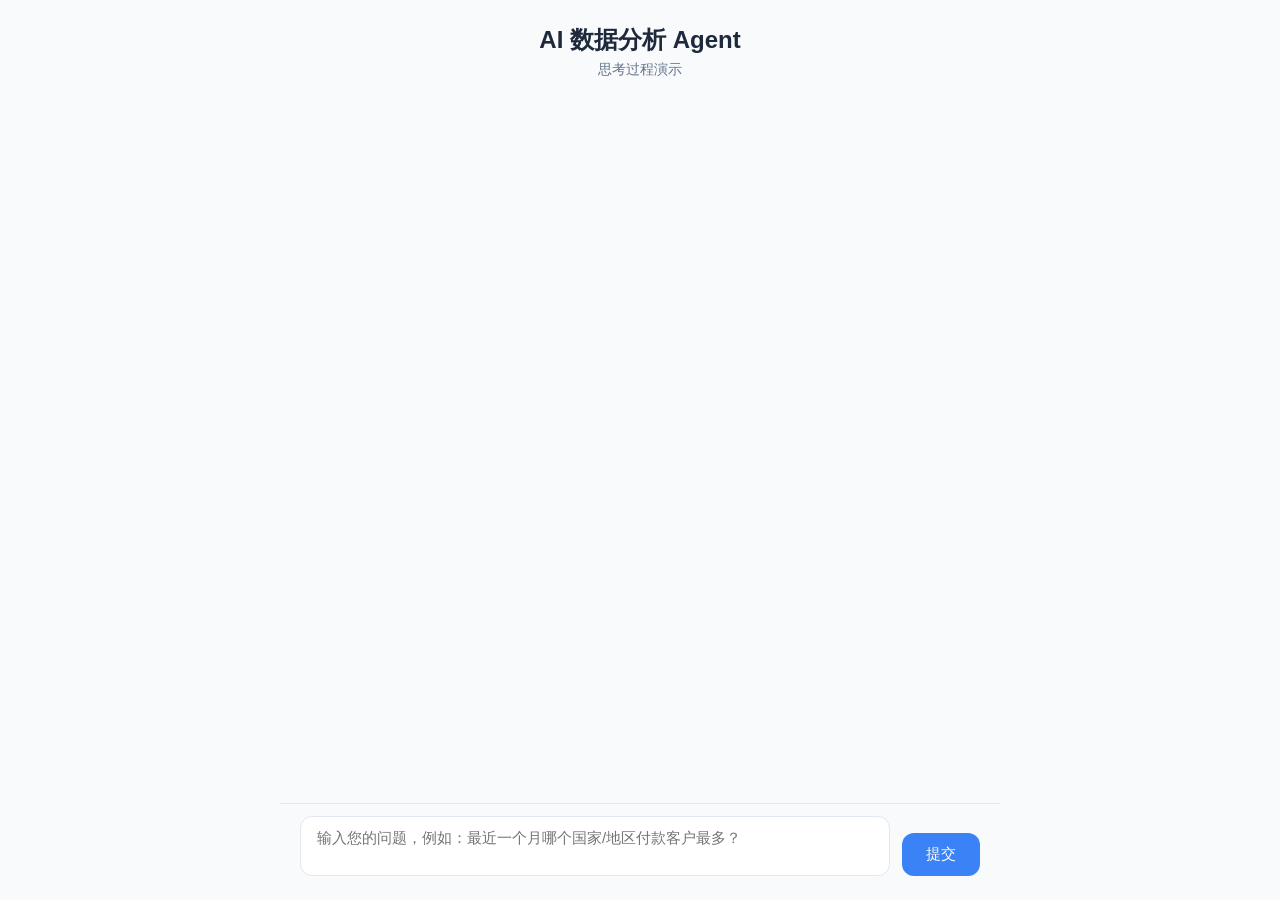
<file: ai-agent-analysis/index.html>
<!DOCTYPE html>
<html lang="zh-CN">
<head>
  <meta charset="UTF-8" />
  <meta name="viewport" content="width=device-width, initial-scale=1.0" />
  <title>AI 数据分析 Agent · 思考过程演示</title>
  <link rel="stylesheet" href="styles.css" />
</head>
<body>
  <div id="app">
    <header class="header">
      <h1 class="title">AI 数据分析 Agent</h1>
      <p class="subtitle">思考过程演示</p>
    </header>

    <main class="chat-container">
      <div id="messages" class="messages">
        <!-- 用户消息与 Agent 回复将在此渲染 -->
      </div>

      <div class="input-area">
        <textarea
          id="questionInput"
          class="input"
          placeholder="输入您的问题，例如：最近一个月哪个国家/地区付款客户最多？"
          rows="2"
        ></textarea>
        <button id="submitBtn" class="submit-btn" type="button">提交</button>
      </div>
    </main>
  </div>

  <script src="app.js"></script>
</body>
</html>
</file>
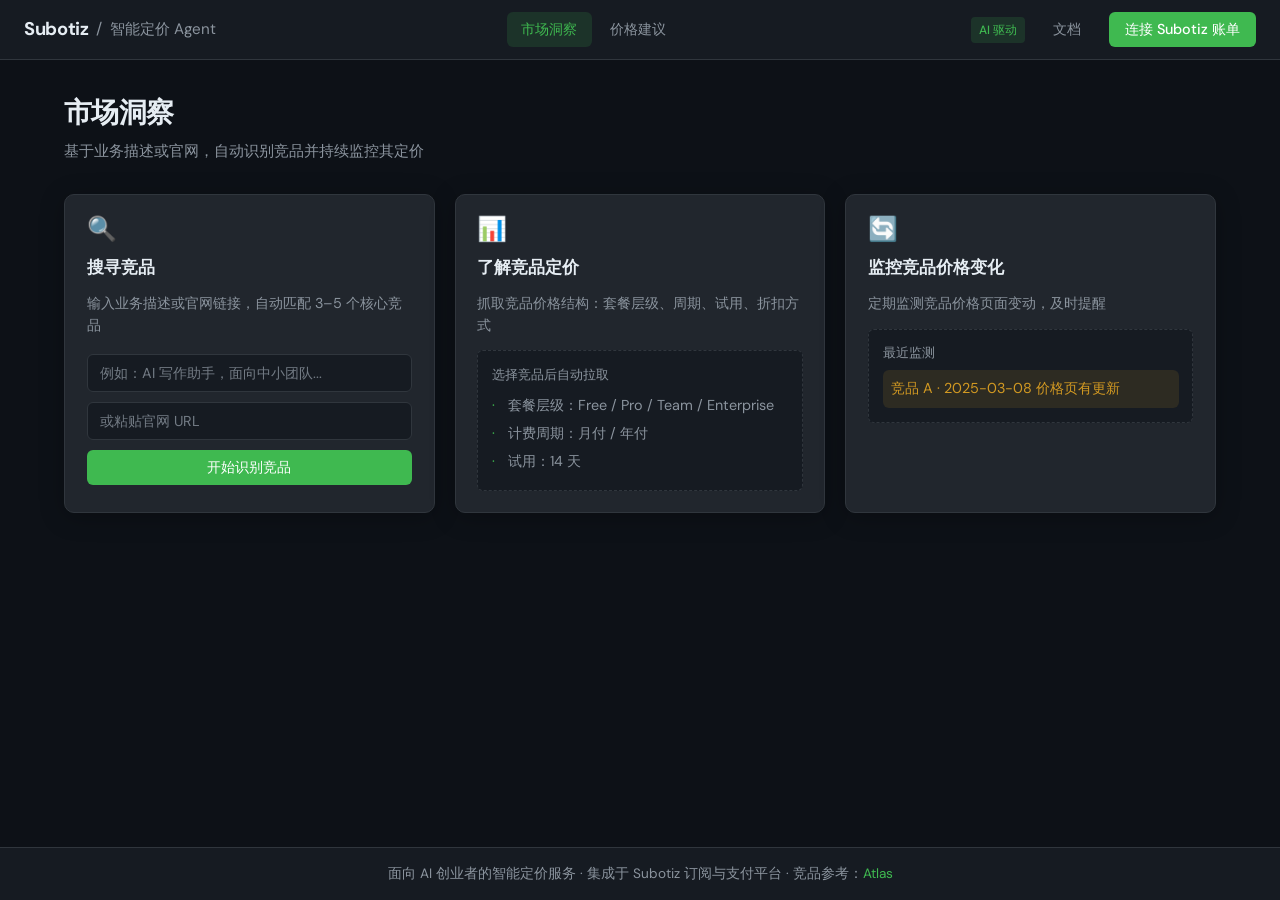
<file: pricing-agent-demo/index.html>
<!DOCTYPE html>
<html lang="zh-CN">
<head>
  <meta charset="UTF-8" />
  <meta name="viewport" content="width=device-width, initial-scale=1.0" />
  <title>智能定价 Agent | Subotiz</title>
  <link rel="preconnect" href="https://fonts.googleapis.com" />
  <link rel="preconnect" href="https://fonts.gstatic.com" crossorigin />
  <link href="https://fonts.googleapis.com/css2?family=DM+Sans:ital,opsz,wght@0,9..40,400;0,9..40,500;0,9..40,600;0,9..40,700&family=JetBrains+Mono:wght@400;500&display=swap" rel="stylesheet" />
  <link rel="stylesheet" href="styles.css" />
</head>
<body>
  <div class="app">
    <!-- 顶栏：Subotiz 平台 + 智能定价 -->
    <header class="header">
      <div class="header-left">
        <a href="#" class="logo">Subotiz</a>
        <span class="divider">/</span>
        <span class="product-name">智能定价 Agent</span>
      </div>
      <nav class="nav-tabs">
        <button class="tab active" data-tab="market">市场洞察</button>
        <button class="tab" data-tab="suggest">价格建议</button>
      </nav>
      <div class="header-right">
        <span class="badge">AI 驱动</span>
        <button class="btn btn-ghost">文档</button>
        <button class="btn btn-primary">连接 Subotiz 账单</button>
      </div>
    </header>

    <main class="main">
      <!-- 市场洞察 -->
      <section id="panel-market" class="panel active">
        <div class="panel-header">
          <h1>市场洞察</h1>
          <p>基于业务描述或官网，自动识别竞品并持续监控其定价</p>
        </div>
        <div class="cards-grid">
          <div class="card">
            <div class="card-icon">🔍</div>
            <h3>搜寻竞品</h3>
            <p>输入业务描述或官网链接，自动匹配 3–5 个核心竞品</p>
            <div class="card-form">
              <input type="text" placeholder="例如：AI 写作助手，面向中小团队..." class="input" />
              <input type="url" placeholder="或粘贴官网 URL" class="input" />
              <button class="btn btn-primary btn-block">开始识别竞品</button>
            </div>
          </div>
          <div class="card">
            <div class="card-icon">📊</div>
            <h3>了解竞品定价</h3>
            <p>抓取竞品价格结构：套餐层级、周期、试用、折扣方式</p>
            <div class="card-placeholder">
              <span class="hint">选择竞品后自动拉取</span>
              <ul class="mock-list">
                <li>套餐层级：Free / Pro / Team / Enterprise</li>
                <li>计费周期：月付 / 年付</li>
                <li>试用：14 天</li>
              </ul>
            </div>
          </div>
          <div class="card">
            <div class="card-icon">🔄</div>
            <h3>监控竞品价格变化</h3>
            <p>定期监测竞品价格页面变动，及时提醒</p>
            <div class="card-placeholder">
              <span class="hint">最近监测</span>
              <div class="mock-alert">竞品 A · 2025-03-08 价格页有更新</div>
            </div>
          </div>
        </div>
      </section>

      <!-- 价格建议：含推荐结果 → 定价逻辑解释 → 确认应用 → 快速配置 -->
      <section id="panel-suggest" class="panel">
        <div class="panel-header">
          <h1>价格建议</h1>
          <p>冷启动、存量优化或综合定价，生成方案后可查看专业定价逻辑解释，确认后一键配置到 Subotiz</p>
        </div>

        <!-- 第一步：获取建议的入口（AI 推荐 or 商户导入） -->
        <div class="section-label">获取定价方案</div>
        <div class="cards-grid">
          <div class="card card-wide">
            <div class="card-icon">🚀</div>
            <h3>冷启动定价建议</h3>
            <p>结合竞品价格区间、目标市场、产品定位生成定价区间建议</p>
            <div class="card-form">
              <label>目标市场</label>
              <select class="input"><option>全球 / 北美 / 中国...</option></select>
              <label>产品定位</label>
              <input type="text" placeholder="例如：高端 / 性价比 / 开发者工具" class="input" />
              <button class="btn btn-primary js-generate">生成冷启动建议</button>
            </div>
          </div>
          <div class="card card-wide">
            <div class="card-icon">📈</div>
            <h3>存量优化建议</h3>
            <p>基于现有定价与交易数据给出优化建议</p>
            <div class="card-placeholder">
              <span class="hint">已连接 Subotiz 账单后可分析 MRR、转化率、流失</span>
              <button class="btn btn-ghost" disabled>需先连接数据源</button>
            </div>
          </div>
          <div class="card card-full">
            <div class="card-icon">🎯</div>
            <h3>综合定价建议</h3>
            <p>结合竞品定价、业务说明、现有定价和数据（可能为空）生成结构化定价方案；也支持商户直接导入已有定价配置</p>
            <div class="card-form row">
              <div class="form-group">
                <label>业务说明</label>
                <textarea class="input" rows="2" placeholder="简要描述产品与目标客户..."></textarea>
              </div>
              <div class="form-group">
                <label>现有定价（可选）</label>
                <input type="text" class="input" placeholder="当前套餐与价格" />
              </div>
              <button class="btn btn-primary btn-lg js-generate">生成综合定价方案</button>
            </div>
          </div>
        </div>

        <!-- 第二步：推荐结果 + 定价逻辑解释（AI 给出建议后才展示） -->
        <div id="recommendation-block" class="recommendation-block" hidden>
          <div class="section-label">推荐方案与定价逻辑说明</div>
          <div class="card card-full recommendation-card">
            <h3 class="recommendation-title">当前定价方案</h3>
            <div class="mock-result">
              <pre>{
  "tiers": ["Starter", "Pro", "Enterprise"],
  "priceRange": { "min": 19, "max": 299 },
  "billingCycle": ["monthly", "annual"],
  "recommendations": ["建议年付折扣 20%", "Pro 档建议锚定 $49/月"]
}</pre>
            </div>
            <div class="logic-explanation">
              <h4>💡 定价逻辑解释</h4>
              <p>对推荐价格的可解释说明，便于您理解与决策：</p>
              <blockquote>
                建议 Starter $19/月：竞品 X、Y 同档位为 $15–22，您的功能更完整，取中上区间利于后续升级路径。Pro $49/月 与竞品中位一致，便于转化；Enterprise 建议采用定制报价 + 用量封顶，兼顾大客户与可预测收入。
              </blockquote>
            </div>
            <details class="knowledge-details">
              <summary>📚 定价知识库：模型与最佳实践</summary>
              <ul class="knowledge-list">
                <li><strong>用量计费</strong>：适合 API、算力类产品，需明确单位与阶梯</li>
                <li><strong>席位制</strong>：适合协作与 B2B SaaS，便于扩张收入</li>
                <li><strong>积分/额度</strong>：适合多 SKU 或消耗型 AI 能力</li>
                <li><strong>混合模式</strong>：基础费 + 用量，平衡可预测性与弹性</li>
              </ul>
            </details>
            <div class="apply-actions">
              <button type="button" class="btn btn-primary btn-lg js-apply">应用该方案并配置定价</button>
            </div>
          </div>
        </div>

        <!-- 第三步：快速配置（用户确认「应用」后才展示） -->
        <div id="quick-config-block" class="quick-config-block" hidden>
          <div class="section-label">快速配置</div>
          <p class="section-desc">将已确认的定价方案同步为 Subotiz 商品与价格实体</p>
          <div class="cards-grid">
            <div class="card card-wide">
              <div class="card-icon">⚡</div>
              <h3>一键创建定价</h3>
              <p>将方案转化为系统内商品实体（product）与价格实体（price）</p>
              <div class="card-form">
                <label>当前待同步方案</label>
                <input type="text" class="input" readonly value="综合定价方案 · 2025-03-10" />
                <button class="btn btn-primary">同步到 Subotiz</button>
              </div>
            </div>
            <div class="card">
              <div class="card-icon">📋</div>
              <h3>价格表配置</h3>
              <p>自动生成价格表结构（展示页/API 用）</p>
              <button class="btn btn-ghost">生成价格表模板</button>
            </div>
          </div>
        </div>
      </section>
    </main>

    <!-- 页脚：竞品对比提示 -->
    <footer class="footer">
      <p>
        面向 AI 创业者的智能定价服务 · 集成于 Subotiz 订阅与支付平台 ·
        竞品参考：<a href="https://www.runonatlas.com" target="_blank" rel="noopener">Atlas</a>
      </p>
    </footer>
  </div>
  <script src="app.js"></script>
</body>
</html>
</file>
<file: ai-agent-analysis/styles.css>
/* AI 数据分析 Agent - 思考过程演示 */
:root {
  --bg: #f8fafc;
  --card-bg: #fff;
  --border: #e2e8f0;
  --text: #1e293b;
  --text-muted: #64748b;
  --text-light: #94a3b8;
  --primary: #3b82f6;
  --primary-hover: #2563eb;
  --radius: 12px;
  --shadow: 0 1px 3px rgba(0,0,0,.06);
  --user-msg-bg: #eff6ff;
  --agent-msg-bg: #f1f5f9;
  /* 思考过程区域 - 参照图：深色块、绿色完成、紫蓝进行中 */
  --thinking-bg: #2d3239;
  --thinking-done: #10b981;
  --thinking-active: #8b5cf6;
}

* { box-sizing: border-box; }
body { margin: 0; font-family: -apple-system, BlinkMacSystemFont, 'Segoe UI', 'PingFang SC', 'Microsoft YaHei', sans-serif; background: var(--bg); color: var(--text); min-height: 100vh; }

#app {
  max-width: 720px;
  margin: 0 auto;
  padding: 24px 20px 0;
  padding-bottom: 100px;
  min-height: 100vh;
  display: flex;
  flex-direction: column;
}

.header {
  margin-bottom: 24px;
  text-align: center;
}
.title { margin: 0 0 4px; font-size: 1.5rem; font-weight: 600; color: var(--text); }
.subtitle { margin: 0; font-size: 0.9rem; color: var(--text-muted); }

.chat-container {
  flex: 1;
  display: flex;
  flex-direction: column;
  min-height: 0;
}

.messages {
  flex: 1;
  overflow-y: auto;
  padding-bottom: 16px;
}

.msg {
  margin-bottom: 20px;
}
.msg-user .msg-bubble { background: var(--user-msg-bg); margin-left: 48px; margin-right: 0; }
.msg-agent .msg-bubble { background: var(--agent-msg-bg); margin-right: 48px; margin-left: 0; }
.msg-bubble {
  padding: 14px 18px;
  border-radius: var(--radius);
  font-size: 15px;
  line-height: 1.55;
  box-shadow: var(--shadow);
}

/* 输入区 - 吸底 */
.input-area {
  position: fixed;
  bottom: 0;
  left: 50%;
  transform: translateX(-50%);
  width: 100%;
  max-width: 720px;
  display: flex;
  gap: 12px;
  align-items: flex-end;
  padding: 12px 20px 24px;
  border-top: 1px solid var(--border);
  background: var(--bg);
}
.input {
  flex: 1;
  padding: 12px 16px;
  border: 1px solid var(--border);
  border-radius: var(--radius);
  font-size: 15px;
  font-family: inherit;
  resize: none;
  min-height: 48px;
  max-height: 120px;
}
.input:focus {
  outline: none;
  border-color: var(--primary);
  box-shadow: 0 0 0 2px rgba(59, 130, 246, 0.15);
}
.submit-btn {
  padding: 12px 24px;
  background: var(--primary);
  color: #fff;
  border: none;
  border-radius: var(--radius);
  font-size: 15px;
  font-weight: 500;
  cursor: pointer;
  white-space: nowrap;
}
.submit-btn:hover { background: var(--primary-hover); }
.submit-btn:disabled { opacity: 0.6; cursor: not-allowed; }

/* Loading 思考中 / 正在思考 - 最弱文案 + 紫点 */
.thinking-header {
  display: flex;
  align-items: center;
  gap: 10px;
  margin-bottom: 12px;
}
.thinking-header.completed .thinking-spinner { display: none; }
.thinking-label-wrap {
  display: inline-flex;
  align-items: center;
  gap: 6px;
  cursor: pointer;
  padding: 2px 4px;
  margin: -2px -4px;
  border-radius: 6px;
}
.thinking-header.completed .thinking-label-wrap:hover {
  background: rgba(0,0,0,.06);
}
.thinking-header .thinking-label {
  font-size: 14px;
  color: #6b7280;
  font-weight: 500;
}
.thinking-header.completed .thinking-label {
  color: #9ca3af;
  font-weight: 500;
}
.thinking-spinner {
  width: 10px;
  height: 10px;
  border: none;
  border-radius: 50%;
  background: var(--thinking-active);
  animation: pulse-dot 1.2s ease-in-out infinite;
}
@keyframes pulse-dot {
  0%, 100% { opacity: 0.6; transform: scale(1); }
  50% { opacity: 1; transform: scale(1.1); }
}
@keyframes spin { to { transform: rotate(360deg); } }

.toggle-thinking {
  background: none;
  border: none;
  color: #b0b8c4;
  cursor: pointer;
  display: inline-flex;
  align-items: center;
  justify-content: center;
  padding: 2px 4px;
  border-radius: 6px;
}
.toggle-thinking:hover { color: #94a3b8; background: rgba(0,0,0,.04); }
.toggle-thinking .icon { display: inline-flex; align-items: center; justify-content: center; transition: transform 0.2s; }
.toggle-thinking .icon-chevron svg { display: block; }
.toggle-thinking.collapsed .icon { transform: rotate(-90deg); }

/* 思考过程区域 - 深色块、绿线绿圈、紫蓝进行中 */
.thinking-body {
  margin-top: 10px;
  padding: 14px 16px;
  background: var(--thinking-bg);
  border-radius: 10px;
}
.thinking-body.collapsed { display: none; }

.thinking-node {
  position: relative;
  margin-bottom: 16px;
  transition: opacity 0.3s;
}
.thinking-node:last-child { margin-bottom: 0; }
.thinking-node.done { opacity: 1; }
/* 圆圈与说明之间的竖线（绿色，紧挨圆圈下方） */
.thinking-node.done::before {
  content: '';
  position: absolute;
  left: 6px;
  top: 15px;
  width: 2px;
  height: 5px;
  background: var(--thinking-done);
}
/* 两节点之间的竖线（绿色，在间距中） */
.thinking-node.done:not(:last-child)::after {
  content: '';
  position: absolute;
  left: 6px;
  top: 100%;
  width: 2px;
  height: 16px;
  background: var(--thinking-done);
}
.thinking-node-title-row {
  display: flex;
  align-items: center;
  gap: 8px;
  margin-bottom: 6px;
}
.thinking-node-icon {
  width: 14px;
  height: 14px;
  flex-shrink: 0;
  display: inline-flex;
  align-items: center;
  justify-content: center;
}
.thinking-node.done .thinking-node-icon {
  border-radius: 50%;
  background: var(--thinking-done);
  box-shadow: none;
}
.thinking-node-spinner {
  width: 14px;
  height: 14px;
  border: 1.5px solid rgba(139, 92, 246, 0.35);
  border-top-color: var(--thinking-active);
  border-radius: 50%;
  animation: spin 1.5s linear infinite;
}
.thinking-node-check {
  width: 14px;
  height: 14px;
  align-items: center;
  justify-content: center;
  color: #fff;
}
.thinking-node-check svg { display: block; }
.thinking-node.done .thinking-node-spinner { display: none !important; }
.thinking-node-title {
  font-size: 13px;
  font-weight: 500;
  color: #9ca3af;
}
/* 完成节点：标题亮绿加粗 */
.thinking-node.done .thinking-node-title {
  font-size: 13px;
  font-weight: 600;
  color: var(--thinking-done);
}
/* 进行中节点：标题紫蓝 */
.thinking-node.active .thinking-node-title {
  font-size: 13px;
  font-weight: 500;
  color: var(--thinking-active);
}
/* 说明：深色圆角框 + 灰色文案 + 左侧绿线 */
.thinking-node-summary {
  font-size: 12px;
  font-weight: 400;
  color: #9ca3af;
  line-height: 1.5;
  margin-top: 6px;
  margin-left: 7px;
  padding: 10px 12px;
  padding-left: 12px;
  border-radius: 8px;
  background: rgba(0, 0, 0, 0.25);
  border-left: 2px solid var(--thinking-done);
}

/* 回答正文 */
.answer-body {
  margin-top: 16px;
  font-size: 15px;
  line-height: 1.65;
  color: var(--text);
}
.answer-body p { margin: 0 0 10px; }
.answer-body p:last-child { margin-bottom: 0; }

/* 柱状图 */
.chart-wrap {
  margin-top: 20px;
  padding: 20px;
  background: #fff;
  border-radius: var(--radius);
  border: 1px solid var(--border);
}
.chart-title {
  font-size: 14px;
  font-weight: 600;
  color: var(--text);
  margin-bottom: 16px;
}
.chart-bars {
  display: flex;
  flex-direction: column;
  gap: 12px;
}
.chart-row {
  display: flex;
  align-items: center;
  gap: 12px;
  font-size: 13px;
}
.chart-label {
  width: 100px;
  flex-shrink: 0;
  color: var(--text);
}
.chart-bar-wrap {
  flex: 1;
  height: 28px;
  background: var(--border);
  border-radius: 6px;
  overflow: hidden;
  position: relative;
}
.chart-bar {
  height: 100%;
  background: linear-gradient(90deg, var(--primary), #60a5fa);
  border-radius: 6px;
  min-width: 4px;
  transition: width 0.5s ease-out;
}
.chart-value {
  width: 36px;
  text-align: right;
  font-weight: 500;
  color: var(--text);
}
</file>
<file: pricing-agent-demo/styles.css>
/* ===== 变量与基础 ===== */
:root {
  --bg-app: #0d1117;
  --bg-surface: #161b22;
  --bg-card: #21262d;
  --border: #30363d;
  --text-primary: #e6edf3;
  --text-secondary: #8b949e;
  --accent: #3fb950;
  --accent-dim: #238636;
  --accent-muted: rgba(63, 185, 80, 0.15);
  --teal: #2ea043;
  --orange: #d29922;
  --red: #f85149;
  --radius: 10px;
  --radius-sm: 6px;
  --font-sans: "DM Sans", -apple-system, BlinkMacSystemFont, sans-serif;
  --font-mono: "JetBrains Mono", monospace;
  --shadow: 0 4px 24px rgba(0, 0, 0, 0.25);
}

* {
  box-sizing: border-box;
  margin: 0;
  padding: 0;
}

body {
  font-family: var(--font-sans);
  background: var(--bg-app);
  color: var(--text-primary);
  line-height: 1.5;
  min-height: 100vh;
}

.app {
  min-height: 100vh;
  display: flex;
  flex-direction: column;
}

/* ===== 顶栏 ===== */
.header {
  display: flex;
  align-items: center;
  justify-content: space-between;
  gap: 1.5rem;
  padding: 0.75rem 1.5rem;
  background: var(--bg-surface);
  border-bottom: 1px solid var(--border);
  flex-shrink: 0;
}

.header-left {
  display: flex;
  align-items: center;
  gap: 0.5rem;
}

.logo {
  font-weight: 700;
  font-size: 1.15rem;
  color: var(--text-primary);
  text-decoration: none;
  letter-spacing: -0.02em;
}

.logo:hover {
  color: var(--accent);
}

.divider {
  color: var(--text-secondary);
  font-weight: 400;
}

.product-name {
  color: var(--text-secondary);
  font-size: 0.95rem;
}

.nav-tabs {
  display: flex;
  gap: 0.25rem;
}

.tab {
  padding: 0.5rem 0.9rem;
  font-size: 0.9rem;
  font-family: var(--font-sans);
  font-weight: 500;
  color: var(--text-secondary);
  background: transparent;
  border: none;
  border-radius: var(--radius-sm);
  cursor: pointer;
  transition: color 0.15s, background 0.15s;
}

.tab:hover {
  color: var(--text-primary);
  background: var(--bg-card);
}

.tab.active {
  color: var(--accent);
  background: var(--accent-muted);
}

.header-right {
  display: flex;
  align-items: center;
  gap: 0.75rem;
}

.badge {
  font-size: 0.75rem;
  padding: 0.25rem 0.5rem;
  background: var(--accent-muted);
  color: var(--accent);
  border-radius: 4px;
  font-weight: 500;
}

/* ===== 按钮 ===== */
.btn {
  padding: 0.5rem 1rem;
  font-size: 0.9rem;
  font-family: var(--font-sans);
  font-weight: 500;
  border-radius: var(--radius-sm);
  cursor: pointer;
  border: none;
  transition: background 0.15s, color 0.15s;
}

.btn-ghost {
  background: transparent;
  color: var(--text-secondary);
}

.btn-ghost:hover:not(:disabled) {
  color: var(--text-primary);
  background: var(--bg-card);
}

.btn-primary {
  background: var(--accent);
  color: #fff;
}

.btn-primary:hover:not(:disabled) {
  background: var(--accent-dim);
}

.btn-block {
  width: 100%;
}

.btn-lg {
  padding: 0.65rem 1.25rem;
  font-size: 1rem;
}

.btn:disabled {
  opacity: 0.5;
  cursor: not-allowed;
}

/* ===== 主内容区 ===== */
.main {
  flex: 1;
  padding: 2rem 1.5rem 3rem;
  max-width: 1200px;
  margin: 0 auto;
  width: 100%;
}

.panel {
  display: none;
}

.panel.active {
  display: block;
  animation: fadeIn 0.2s ease;
}

@keyframes fadeIn {
  from { opacity: 0; }
  to { opacity: 1; }
}

.panel-header {
  margin-bottom: 2rem;
}

.panel-header h1 {
  font-size: 1.75rem;
  font-weight: 700;
  letter-spacing: -0.02em;
  margin-bottom: 0.35rem;
}

.panel-header p {
  color: var(--text-secondary);
  font-size: 0.95rem;
}

/* ===== 卡片网格 ===== */
.cards-grid {
  display: grid;
  grid-template-columns: repeat(auto-fill, minmax(320px, 1fr));
  gap: 1.25rem;
}

.card {
  background: var(--bg-card);
  border: 1px solid var(--border);
  border-radius: var(--radius);
  padding: 1.35rem;
  display: flex;
  flex-direction: column;
  gap: 0.85rem;
  box-shadow: var(--shadow);
}

.card-wide {
  grid-column: span 2;
}

@media (max-width: 900px) {
  .card-wide {
    grid-column: span 1;
  }
}

.card-full {
  grid-column: 1 / -1;
}

.card-icon {
  font-size: 1.5rem;
  line-height: 1;
}

.card h3 {
  font-size: 1.05rem;
  font-weight: 600;
}

.card p {
  font-size: 0.9rem;
  color: var(--text-secondary);
}

.card-form {
  display: flex;
  flex-direction: column;
  gap: 0.65rem;
  margin-top: 0.25rem;
}

.card-form.row {
  flex-direction: row;
  flex-wrap: wrap;
  align-items: flex-end;
}

.card-form .form-group {
  flex: 1;
  min-width: 200px;
  display: flex;
  flex-direction: column;
  gap: 0.35rem;
}

.card-form label {
  font-size: 0.85rem;
  color: var(--text-secondary);
}

.input,
textarea.input,
select.input {
  width: 100%;
  padding: 0.55rem 0.75rem;
  font-size: 0.9rem;
  font-family: var(--font-sans);
  color: var(--text-primary);
  background: var(--bg-surface);
  border: 1px solid var(--border);
  border-radius: var(--radius-sm);
  transition: border-color 0.15s;
}

.input::placeholder,
textarea.input::placeholder {
  color: var(--text-secondary);
  opacity: 0.8;
}

.input:focus,
textarea.input:focus,
select.input:focus {
  outline: none;
  border-color: var(--accent);
}

.card-placeholder {
  padding: 0.85rem;
  background: var(--bg-surface);
  border-radius: var(--radius-sm);
  border: 1px dashed var(--border);
}

.card-placeholder .hint {
  font-size: 0.8rem;
  color: var(--text-secondary);
  display: block;
  margin-bottom: 0.5rem;
}

.mock-list {
  list-style: none;
  font-size: 0.9rem;
  color: var(--text-secondary);
}

.mock-list li {
  padding: 0.2rem 0;
  padding-left: 1rem;
  position: relative;
}

.mock-list li::before {
  content: "·";
  position: absolute;
  left: 0;
  color: var(--accent);
}

.mock-alert {
  font-size: 0.9rem;
  padding: 0.5rem;
  background: rgba(210, 153, 34, 0.12);
  color: var(--orange);
  border-radius: var(--radius-sm);
}

.mock-explanation blockquote {
  font-size: 0.9rem;
  color: var(--text-secondary);
  border-left: 3px solid var(--accent);
  padding-left: 1rem;
  margin: 0;
  font-style: italic;
}

.knowledge-list {
  list-style: none;
  font-size: 0.9rem;
  color: var(--text-secondary);
}

.knowledge-list li {
  padding: 0.4rem 0;
  border-bottom: 1px solid var(--border);
}

.knowledge-list li:last-child {
  border-bottom: none;
}

.knowledge-list strong {
  color: var(--text-primary);
  margin-right: 0.35rem;
}

/* ===== 价格建议：分步区块 ===== */
.section-label {
  font-size: 0.85rem;
  font-weight: 600;
  color: var(--text-secondary);
  text-transform: uppercase;
  letter-spacing: 0.04em;
  margin: 2rem 0 0.75rem;
}

.section-label:first-of-type {
  margin-top: 0;
}

.section-desc {
  font-size: 0.9rem;
  color: var(--text-secondary);
  margin-bottom: 1rem;
}

.recommendation-block,
.quick-config-block {
  margin-top: 1.5rem;
}

.recommendation-block[hidden],
.quick-config-block[hidden] {
  display: none !important;
}

.recommendation-card {
  border-color: var(--accent);
  box-shadow: 0 0 0 1px var(--accent-muted);
}

.recommendation-title {
  font-size: 1rem;
  margin-bottom: 0.5rem;
}

.logic-explanation {
  margin-top: 1.25rem;
  padding-top: 1.25rem;
  border-top: 1px solid var(--border);
}

.logic-explanation h4 {
  font-size: 0.9rem;
  margin-bottom: 0.35rem;
}

.logic-explanation p {
  font-size: 0.85rem;
  color: var(--text-secondary);
  margin-bottom: 0.5rem;
}

.logic-explanation blockquote {
  font-size: 0.9rem;
  color: var(--text-secondary);
  border-left: 3px solid var(--accent);
  padding-left: 1rem;
  margin: 0;
  font-style: normal;
  background: var(--accent-muted);
  padding: 0.85rem 1rem;
  border-radius: var(--radius-sm);
}

.knowledge-details {
  margin-top: 1rem;
  padding: 0.75rem 0;
  border-top: 1px solid var(--border);
}

.knowledge-details summary {
  font-size: 0.9rem;
  cursor: pointer;
  color: var(--text-secondary);
  list-style: none;
}

.knowledge-details summary::-webkit-details-marker {
  display: none;
}

.knowledge-details[open] summary {
  margin-bottom: 0.75rem;
  color: var(--text-primary);
}

.apply-actions {
  margin-top: 1.25rem;
  padding-top: 1.25rem;
  border-top: 1px solid var(--border);
}

.mock-result {
  margin-top: 1rem;
  padding: 1rem;
  background: var(--bg-surface);
  border-radius: var(--radius-sm);
  border: 1px solid var(--border);
}

.mock-result h4 {
  font-size: 0.85rem;
  color: var(--text-secondary);
  margin-bottom: 0.5rem;
}

.mock-result pre {
  font-family: var(--font-mono);
  font-size: 0.8rem;
  color: var(--accent);
  overflow-x: auto;
  margin: 0;
}

/* ===== 页脚 ===== */
.footer {
  padding: 1rem 1.5rem;
  border-top: 1px solid var(--border);
  background: var(--bg-surface);
  text-align: center;
}

.footer p {
  font-size: 0.85rem;
  color: var(--text-secondary);
}

.footer a {
  color: var(--accent);
  text-decoration: none;
}

.footer a:hover {
  text-decoration: underline;
}

/* ===== 响应式 ===== */
@media (max-width: 768px) {
  .header {
    flex-wrap: wrap;
  }

  .nav-tabs {
    order: 3;
    width: 100%;
    overflow-x: auto;
    padding-bottom: 0.25rem;
  }

  .main {
    padding: 1.25rem 1rem 2rem;
  }

  .card-form.row {
    flex-direction: column;
  }

  .card-form .form-group {
    min-width: 100%;
  }
}
</file>
